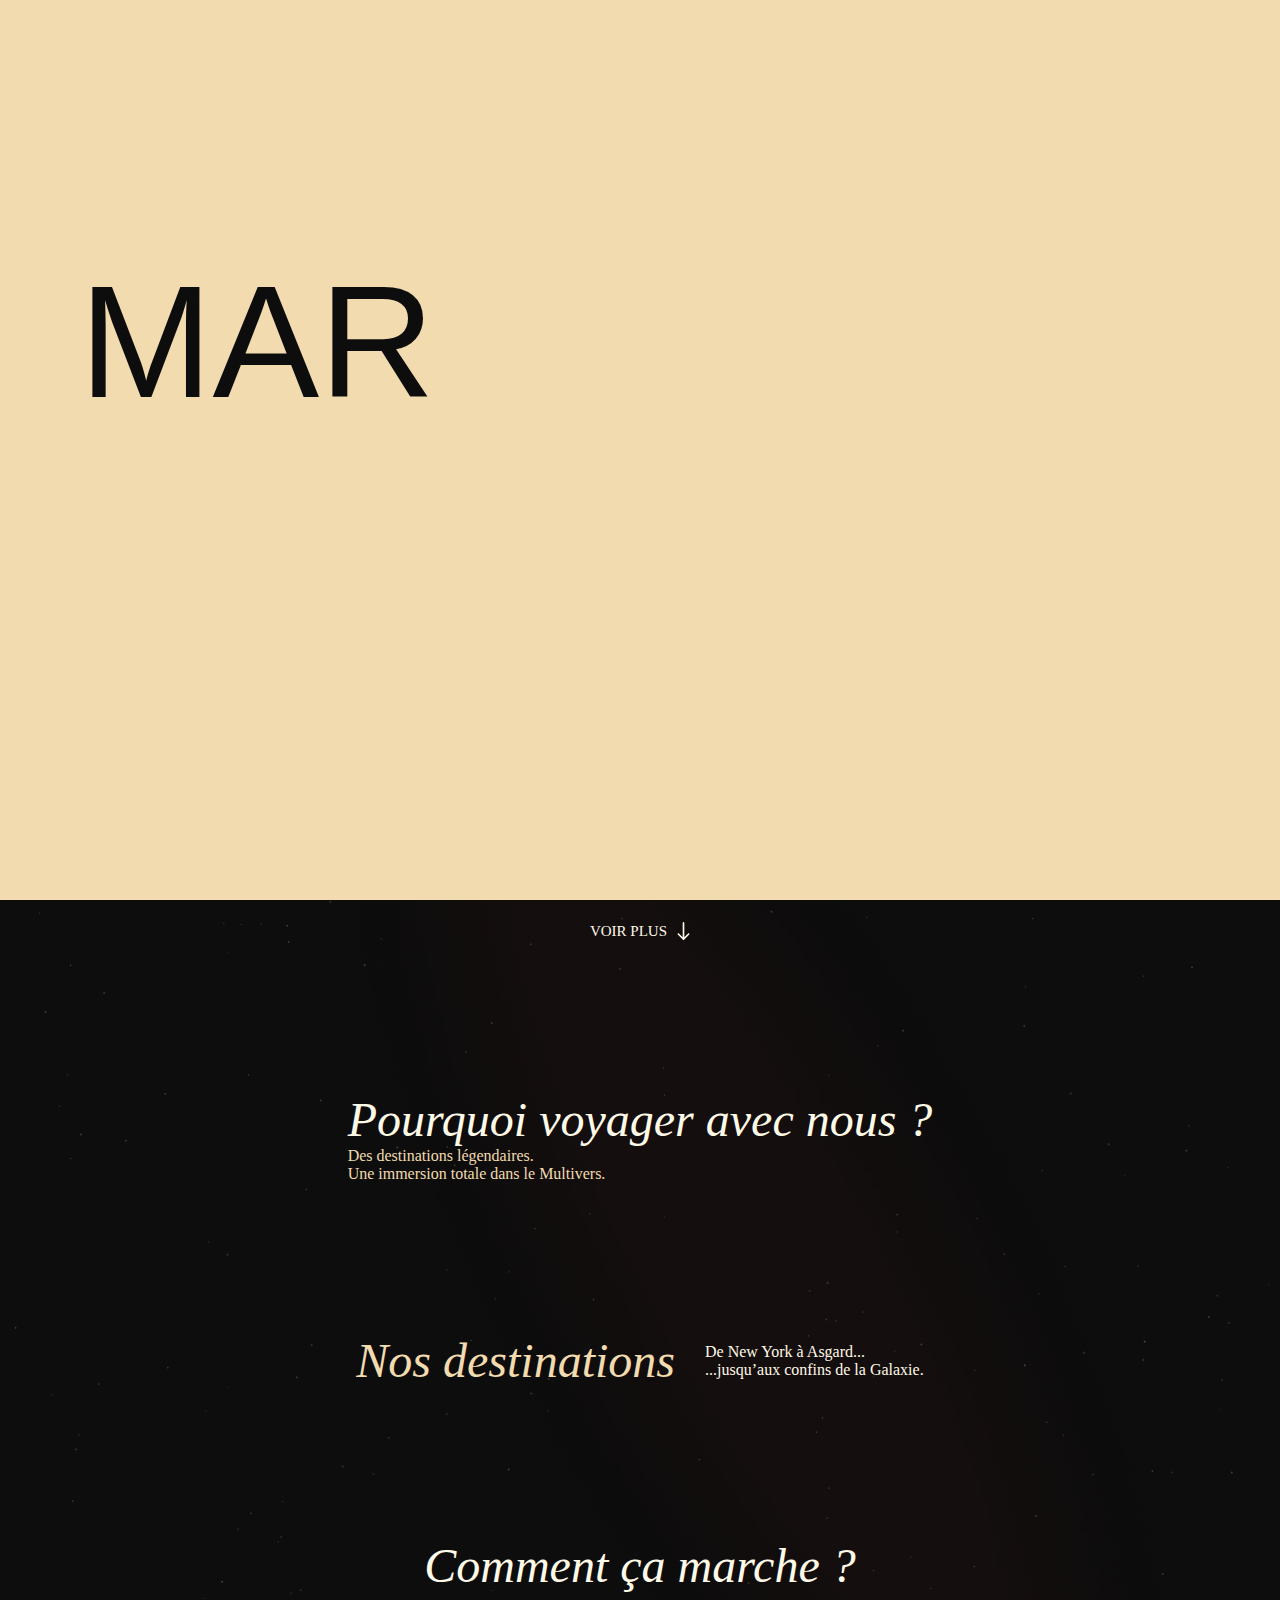
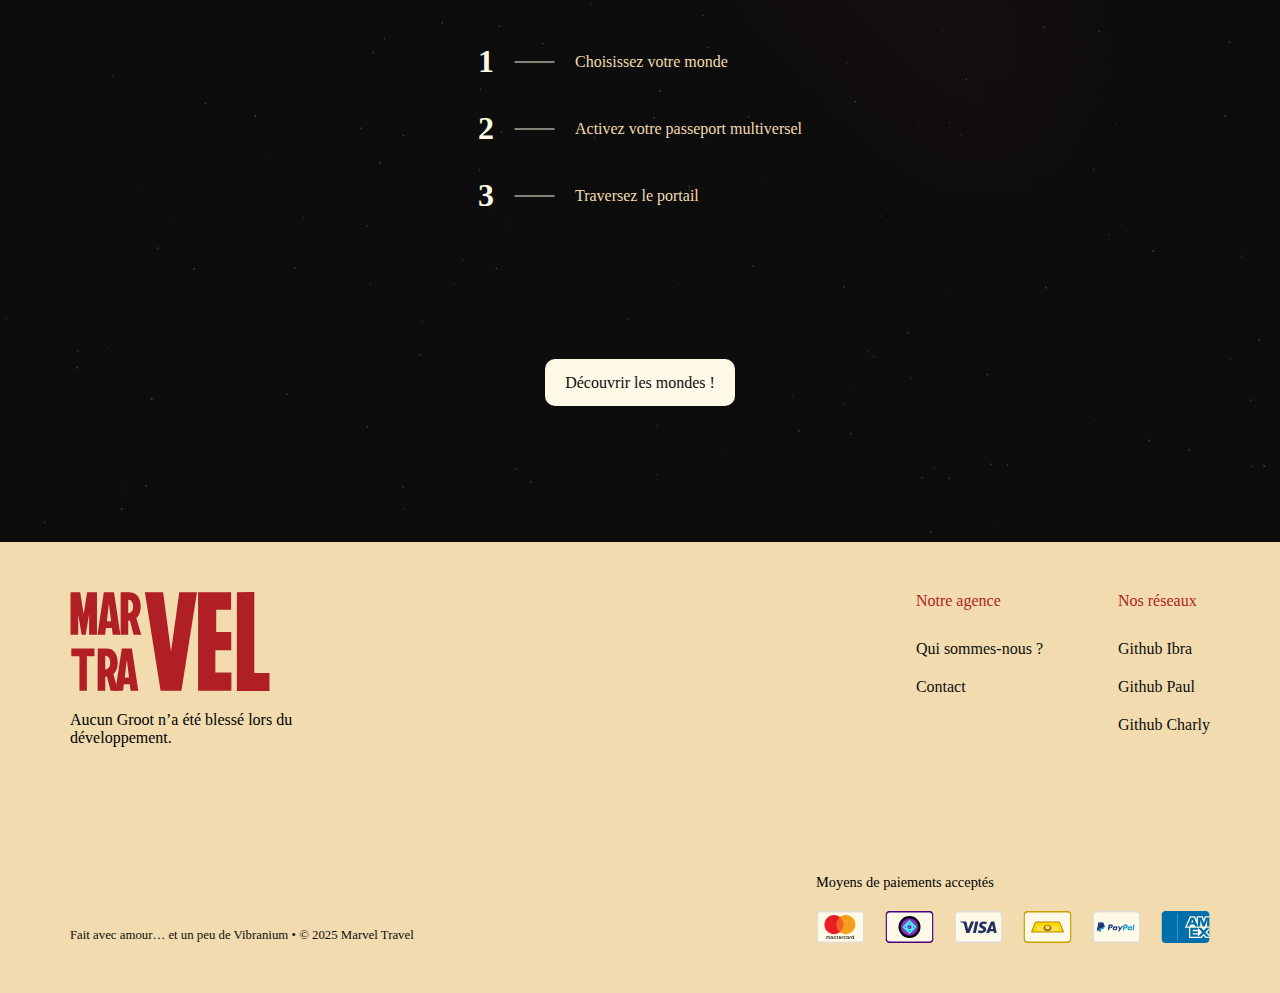
<file: index.html>
<!DOCTYPE html>
<html lang="fr">
<head>
    <meta charset="UTF-8">
    <meta name="viewport" content="width=device-width, initial-scale=1.0">
    <link rel="stylesheet" href="style.css">
    <title>Document</title>
    
</head>
<body>
    
    <div class="intro">
        <div class="logo-container-intro">
            <div class="logo-gauche-intro">
                <span class="logo-intro mar-intro">MAR</span>
                <span class="logo-intro tra-intro">TRA</span>
            </div>
            <span class="logo-intro vel-intro">VEL</span>
        </div>
    </div>


    <header class="nav">
        <a href="index.html" class="logo-container">
            <div class="logo-gauche">
                <span class="logo mar">MAR</span>
                <span class="logo tra">TRA</span>
            </div>
            <span class="logo vel">VEL</span>
        </a>

        <div class="menu">
            <ul>
                <li><a href="#" class="active">Accueil</a></li>
                <li><a href="#">Destinations</a></li>
                <li><a href="#">Contact</a></li>
                <li><a href="#" class="button" style="color: #0D0D0D;">Se connecter</a></li>
            </ul>
        </div>
    </header>

    <section class="landing">
        <div class="hero">
            <div class="hero-text">
                <h1>Explorer l'infini, un monde a la fois</h1>

                <img src="img/rouge.png" alt="pierre rouge" class="rouge">
                <img src="img/bleu.png" alt="pierre bleu" class="bleu">
                <img src="img/vert.png" alt="pierre verte" class="vert">
                <img src="img/violet.png" alt="pierre violette" class="violet">
                <img src="img/orange.png" alt="pierre orange" class="orange">
            </div>
            <img src="img/flou.png" alt="flou" class="flou">
        </div>
        

        <div class="more-container">
            <div class="more-text">Voir plus</div>
            <img class="more-svg" alt="fleche bas" src="img/Arrow 1.svg">
        </div>
    </section>

    
    <section class="pourquoi-nous">
        <div class="pourquoi-nous-text">
            <div class="titre">
                <span>Pourquoi voyager avec nous ?</span>
            </div>
            <div class="sous-titre">
                <span>Des destinations légendaires. <br>
                    Une immersion totale dans le Multivers.
                </span>
            </div>
        </div>
    </section>

    <section class="destinations">
        <div class="destinations-text">
            <div class="titre">
                <span style="color: #F2DBAF;">Nos destinations</span>
            </div>
            <div class="sous-titre">
                <span style="color: #FFFAE7;">De New York à Asgard... <br>
                    ...jusqu’aux confins de la Galaxie.</span>
            </div>
        </div>
    </section>


    <section class="comment">
        <div class="comment-all">
            <div class="comment-text">
                <div class="titre">
                    <span>Comment ça marche ?</span>
                </div>

                <div class="etapes">
                    <div>
                        <span class="chiffre">1</span>
                        <img src="img/Line.svg" alt="trait">
                        <span>Choisissez votre monde</span>
                    </div>
                    <div>
                        <span class="chiffre">2</span>
                        <img src="img/Line.svg" alt="trait">
                        <span>Activez votre passeport multiversel</span>
                    </div>
                    <div>
                        <span class="chiffre">3</span>
                        <img src="img/Line.svg" alt="trait">
                        <span>Traversez le portail</span>
                    </div>
                </div>
            </div>

            <div>
                <a href="#" class="button" style="color: #0D0D0D;">Découvrir les mondes !</a>
            </div>
        </div>

    </section>


    <footer>
        <div class="footer-all">
            <div class="footer-content">
                <div class="footer-top">
                    <div class="footer-logo">
                        <img src="img/logo.svg" alt="logo marvel travel" width="200px">
                        <span>Aucun Groot n’a été blessé lors du développement.</span>
                    </div>

                    <div class="footer-right-top">
                        <div class="footer-right-top-content">
                            <span>Notre agence</span>
                            <ul>
                                <li><a href="#">Qui sommes-nous ?</a></li>
                                <li><a href="#">Contact</a></li>
                            </ul>
                        </div>
                        <div class="footer-right-top-content">
                            <span>Nos réseaux</span>
                            <ul>
                                <li><a href="#">Github Ibra</a></li>
                                <li><a href="#">Github Paul</a></li>
                                <li><a href="#">Github Charly</a></li>
                            </ul>
                        </div>

                    </div>

                </div>

                <div class="footer-bottom">
                    <div class="footer-left-bottom">
                        <span class="copyright">Fait avec amour… et un peu de Vibranium •  © 2025 Marvel Travel</span>
                    </div>

                    <div class="footer-right-bottom">
                        <span>Moyens de paiements acceptés</span>

                        <div class="paiements">
                            <img src="img/mastercard.svg" alt="mastercard">
                            <img src="img/wakanda.svg" alt="credit wakanda">
                            <img src="img/visa.svg" alt="visa">
                            <img src="img/asgard.svg" alt="lingots d'or asgard">
                            <img src="img/paypal.svg" alt="paypal">
                            <img src="img/amex.svg" alt="amex">
                        </div>
                    </div>
                </div>
            </div>
        </div>
        

    </footer>
    
    <!-- <script src="intro.js"></script> -->
    <script src="intro.js"></script>


</body>
</html>
</file>
<file: style.css>
body{
    font-family: PP Formula;

    display: flex;
    flex-direction: column;

    background-color: #0D0D0D;
    background-image: url('img/Star.png');
    background-size: cover;
    background-position: center;
    background-repeat: no-repeat;
    background-attachment: absolute;

    width: 100%;
    min-height: 100vh;
    margin: 0;
    padding: 0;
    box-sizing: border-box;

    user-select: none;

    transition: ease-in-out .5s;
}

a {
    text-decoration: none;
}


.hidden {
    display: none;
}

.intro {
    z-index: 101;
    background-color: #F2DBAF;
    position: fixed;
    left: 0;
    top: 0;
    width: 100%;
    height: 100vh;

    transition: ease-in-out .5s;
}

.logo-container-intro .logo-intro {
    color: #0D0D0D;
}


.logo-container-intro {
    font-family: 'Marvel', sans-serif;
    display: flex;
    gap: 10px;
    flex-direction: row;

    position: fixed;
    top: 50%;
    left: 50%;
    transform: translate(-50%, -50%); 

    transition: ease-in-out .5s;
}


.logo-gauche-intro {
    display: flex;
    flex-direction: column;
}

.logo-gauche-intro span {
    font-size: 10rem;
}

.logo-intro {
    transition: cubic-bezier(0.86, 0, 0.07, 1) .8s;
}


.mar-intro {
    transform: translateX(-8em);
}

.tra-intro {
    transform: translateX(-8em);
}

.vel-intro {
    font-size: 25rem;
    line-height: 1;

    transform: translateX(5em);
}


.nav {
    display: flex;
    flex-direction: row;
    justify-content: space-between;
    align-items: center;
    position: sticky;
    top: 0;
    
    z-index: 100;
    transition: ease-in-out 0.5s;

    backdrop-filter: blur(10px);
    mask-image: linear-gradient(to bottom, rgba(0, 0, 0, 1) 70%, rgba(0, 0, 0, 0.5) 85%, rgba(0, 0, 0, 0) 100%);
}






.menu {
    transition: ease-in-out .5s;
    margin-right: 20px;
}

.menu ul {
    display: flex;
    flex-direction: row;
    gap: 20px;
    list-style-type: none;
}

.menu ul li a {
    color: #FFFAE7;
    font-size: 12px;
}

.button {
    width: fit-content;
    padding: 15px 20px;
    border-radius: 10px;
    background-color: #FFFAE7;
}

.active {
    position: relative;
}
.active::after {
    cursor: default;
    content: '';
    position: absolute;
    left: 17%;
    bottom: -5px;
    width: 70%;
    height: 2px;
    border-radius: 30px;
    background-color: #FFFAE7;
}

.landing, .pourquoi-nous, .destinations, .comment {
    margin-bottom: 150px;
}

.landing {
    display: flex;
    flex-direction: column;
    justify-content: space-around;
    gap: 150px;
}

.hero {
    display: flex;
    align-items: center;
    justify-content: center;
}

.hero-text {
    display: flex;
    justify-content: center;
    align-items: center;
    max-width: 700px;
    justify-content: center;
    text-align: center;
}

.hero-text h1 {
    text-transform: uppercase;
    font-family: Marvel;
    font-weight: normal;
    font-size: 7rem;
    color: #F2DBAF;
}

.flou {
    position: absolute;
    z-index: -1;
    width: 100%;
    height: auto;
    max-width: 100%;
    opacity: .7;
}


.logo-container {
    z-index: 99;
    font-family: 'Marvel', sans-serif;
    text-decoration: none;
    display: flex;
    gap: 3px;
    flex-direction: row;

    padding: 20px;

    transition: ease-in-out .5s;
}


.logo-gauche {
    display: flex;
    flex-direction: column;
}

.logo-gauche span {
    font-size: 1.6rem;
    color: #FFFAE7;
}

.vel {
    font-size: 4rem;
    line-height: 1;
    color: #FFFAE7;
}

.more-text {
    text-transform: uppercase;
    font-weight: 200;
}

.more-container {
    display: flex;
    align-items: center;
    justify-content: center;
    gap: 10px;
    font-size: 15px;
    color: #fffae7;
    font-family: 'PP Formula';
}

.pourquoi-nous{
    display: flex;
    justify-content: center;
}

.pourquoi-nous-text{
    margin: 0 10%;
}

.titre, .titre span{
    margin: 0;
    font-size: 3rem;
    font-style: italic;
    color: #FFFAE7;
    text-align: center;
}

.sous-titre span{
    margin: 0;
    font-size: 1rem;
    color: #F2DBAF;
}

.destinations-text{
    display: flex;
    justify-content: center;
    align-items: center;
    gap: 30px;
    margin: 0 10%;
}


.comment-all{
    display: flex;
    flex-direction: column;
    align-items: center;
    gap: 10em;
}

.comment-text{
    display: flex;
    flex-direction: column;
    align-content: center;
    align-items: center;
    flex-wrap: wrap;
    gap: 50px;
    margin: 0 10%;
}

.etapes{
    display: flex;
    flex-direction: column;
    gap: 30px;
}

.etapes div {
    display: flex;
    align-items: center;
    gap: 20px;
}

.etapes span {
    font-size: 1rem;
    font-weight: 200;
    color: #F2DBAF;
}

.etapes .chiffre {
    font-size: 2rem;
    font-weight: 600;
    color: #FFFAE7;
}



.footer-content {
    display: flex;
    flex-direction: column;
    padding: 50px 70px;
    background-color: #F2DBAF;
    gap: 100px;
}

.footer-top {
    display: flex;
    justify-content: space-between;
}

.footer-logo {
    display: flex;
    flex-direction: column;
    gap: 20px;
    max-width: 250px;
}

.footer-right-top {
    display: flex;
    gap: 75px;
}

.footer-right-top-content {
    display: flex;
    flex-direction: column;
    gap: 30px;
    color: #af1f24;
    font-weight: 100;
}

.footer-right-top-content a, .footer-right-top-content ul, .footer-right-top-content li {
    font-weight: 400;
    color: #0D0D0D;
    list-style-type: none;
    margin: 0;
    padding: 0;
    margin-bottom: 20px;
}

.footer-bottom {
    display: flex;
    justify-content: space-between;
    align-items: flex-end;
    gap: 30px;
}

.footer-right-bottom {
    display: flex;
    flex-direction: column;
    gap: 20px;
    font-size: .9em;
    font-weight: 200;
}

.copyright {
    font-size: .8em;
    font-weight: 200;
    color: #0D0D0D;
}

.paiements {
    display: flex;
    gap: 20px;
}



@media (max-width: 768px) {
    .footer-top, .footer-bottom {
        flex-direction: column;
    }

    .footer-logo {
        margin-bottom: 4em;
    }

    .footer-right-top {
        justify-content: space-between;
    }

    .footer-bottom {
        flex-direction: column-reverse;
        align-items: center;
        gap: 5em;
    }
}



.rouge {
    position: absolute;
    margin-top: 19em;
    max-width: 100%;
    height: auto;
}

.bleu {
    margin-top: 10em;
    margin-right: 60em;
    position: absolute;
    max-width: 100%;
    height: auto;
}

.vert {
    position: absolute;
    margin-bottom: 15em;
    margin-right: 45em;
    z-index: -1;
    max-width: 100%;
    height: auto;
}

.violet {
    position: absolute;
    margin-bottom: 15em;
    margin-left: 45em;
    max-width: 100%;
    height: auto;
}

.orange {
    position: absolute;
    margin-top: 10em;
    margin-left: 50em;
    max-width: 100%;
    height: auto;
}

@media (max-width: 768px) {
    .rouge, .bleu, .vert, .violet, .orange {
        display: none;
    }
}

.NY img, .WAK img, .ASG img, .KNOW img {
    border-radius: 20px;
    max-width: 100%;
    height: auto;
}

.destinations-exemples {
    display: flex;
    justify-content: center;
    gap: 30px;
    margin: 0 50px;
}


.destinations-container {
    display: flex;
    flex-direction: column;
    align-items: center;
    gap: 4em;
}

.autres {
    font-weight: 200;
    font-size: 3em;
    color: #FFFAE7;
}

.destinations-exemples div {
    position: relative;
}

.destinations-exemples .ville {
    position: absolute;
    top: 10px;
    left: 10px;
    color: #F2DBAF;
    padding: 10px;
}

.destinations-exemples .film {
    position: absolute;
    color: #FFFAE7;
    font-family: Marvel;
    font-size: 2.5em;
    text-align: center;
    bottom: 20px;
    left: 50%;
    transform: translateX(-50%);
    width: 80%;

}
</file>
